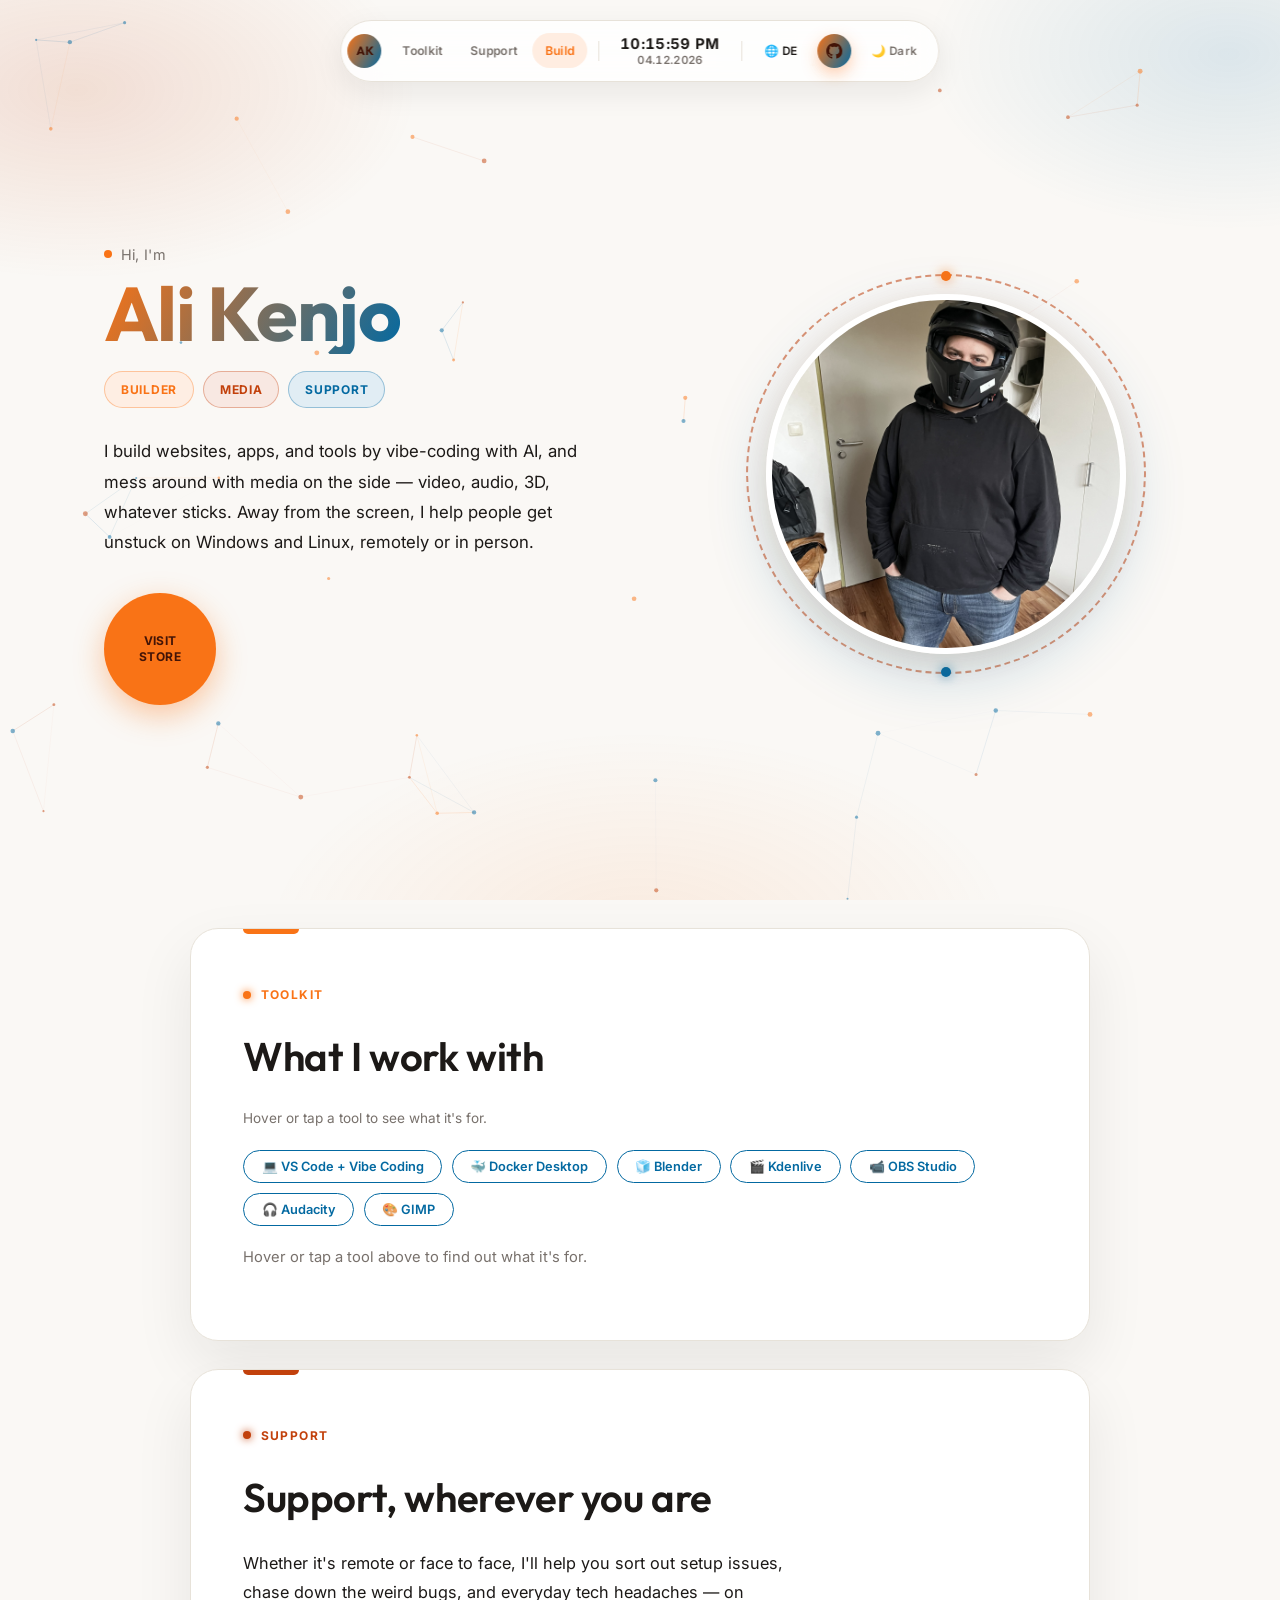
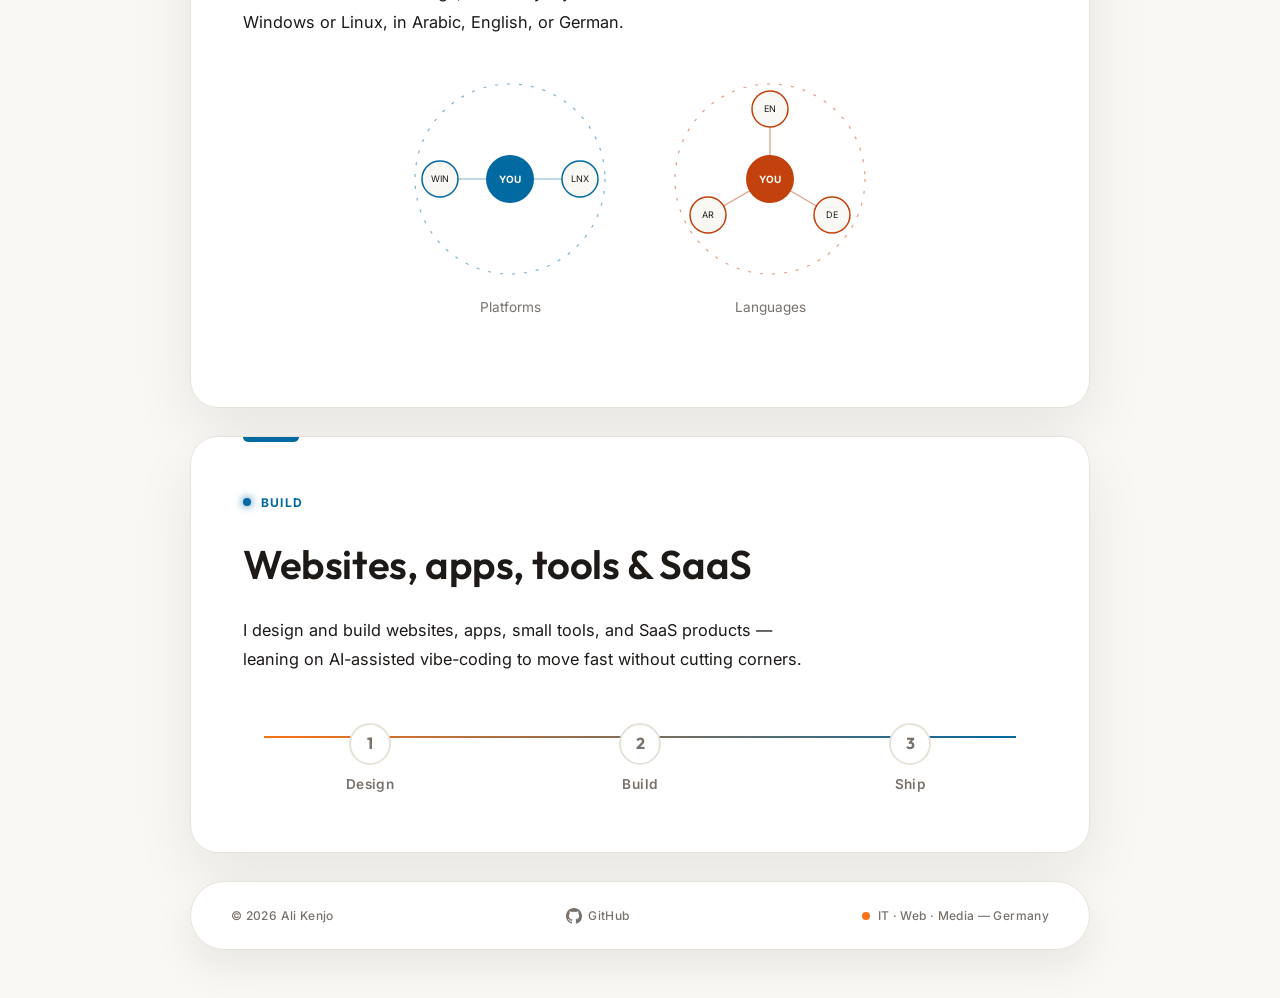
<file: index.html>
<!DOCTYPE html>
<html lang="en">
<head>
  <meta charset="UTF-8" />
  <meta name="viewport" content="width=device-width, initial-scale=1.0"/>
  <meta name="description" content="Ali Kenjo — builder of websites, apps, and tools, and cross-platform tech support in Germany." data-i18n-attr="content:meta.description">
  <meta property="og:title" content="Ali Kenjo">
  <meta property="og:description" content="Ali Kenjo — builder of websites, apps, and tools, and cross-platform tech support in Germany." data-i18n-attr="content:meta.description">
  <meta property="og:image" content="img.jpg">
  <meta property="og:type" content="website">
  <title>Ali Kenjo</title>
  <link rel="preconnect" href="https://fonts.googleapis.com">
  <link rel="preconnect" href="https://fonts.gstatic.com" crossorigin>
  <link href="https://fonts.googleapis.com/css2?family=Outfit:wght@500;600;700;800&family=Inter:wght@400;500;600;700&display=swap" rel="stylesheet"/>
  <link rel="stylesheet" href="style.css">
  <link rel="icon" type="image/svg+xml" href="favicon.svg">
  <!-- Runs immediately, before the page renders, so dark mode can be applied
       before the first paint (avoids a "flash" of the light theme for
       returning dark-mode visitors). Priority: a saved choice in localStorage
       wins; otherwise fall back to the OS-level dark mode preference. Wrapped
       in try/catch because localStorage can throw in some private-browsing modes. -->
  <script>
    (function () {
      try {
        var saved = localStorage.getItem('darkMode');
        var prefers = window.matchMedia('(prefers-color-scheme: dark)').matches;
        if (saved === 'true' || (saved === null && prefers)) {
          document.documentElement.classList.add('dark-mode');
        }
      } catch (e) {}
    })();
  </script>
</head>
<body>

  <!-- Animated background: script.js draws a drifting particle network onto this. -->
  <canvas id="bg-canvas" aria-hidden="true"></canvas>
  <!-- Thin bar at the very top that fills in as the visitor scrolls down the page. -->
  <div class="scroll-progress" aria-hidden="true"><span class="scroll-progress-bar"></span></div>

  <!-- NAV: floating pill nav bar. data-i18n / data-i18n-attr attributes mark text
       that script.js's translation system (TRANSLATIONS in script.js) fills in
       for the currently selected language. -->
  <nav>
    <a href="#identity" class="nav-logo" aria-label="Back to top" data-i18n-attr="aria-label:nav.logoAria">AK</a>
    <div class="nav-links">
      <a href="#toolkit" class="nav-link" data-i18n="nav.toolkit">Toolkit</a>
      <a href="#support" class="nav-link" data-i18n="nav.support">Support</a>
      <a href="#build" class="nav-link" data-i18n="nav.build">Build</a>
    </div>
    <div class="nav-sep"></div>
    <!-- Live digital clock showing the visitor's own local date and time (based
         on their device/browser timezone, no location permission needed). Kept
         updated every second by script.js (initClock). The title attribute
         shows the detected timezone name on hover. -->
    <span class="nav-clock" id="nav-clock" aria-label="Local time" data-i18n-attr="aria-label:nav.clockAria"></span>
    <div class="nav-sep"></div>
    <!-- Shows the language you'd switch TO ("DE" while browsing in English, "EN"
         while browsing in German). Click handler lives in script.js (initLanguage). -->
    <button type="button" class="lang-toggle" id="lang-toggle" aria-label="Switch language">🌐 DE</button>
    <!-- Icon-only link out to the public GitHub profile. -->
    <a href="https://github.com/ali-kenjo" class="nav-icon-btn" target="_blank" rel="noopener" aria-label="GitHub profile" data-i18n-attr="aria-label:nav.githubAria">
      <svg viewBox="0 0 16 16" width="16" height="16" aria-hidden="true"><path fill="currentColor" d="M8 0C3.58 0 0 3.58 0 8c0 3.54 2.29 6.53 5.47 7.59.4.07.55-.17.55-.38 0-.19-.01-.82-.01-1.49-2.01.37-2.53-.49-2.69-.94-.09-.23-.48-.94-.82-1.13-.28-.15-.68-.52-.01-.53.63-.01 1.08.58 1.23.82.72 1.21 1.87.87 2.33.66.07-.52.28-.87.51-1.07-1.78-.2-3.64-.89-3.64-3.95 0-.87.31-1.59.82-2.15-.08-.2-.36-1.02.08-2.12 0 0 .67-.21 2.2.82.64-.18 1.32-.27 2-.27.68 0 1.36.09 2 .27 1.53-1.04 2.2-.82 2.2-.82.44 1.1.16 1.92.08 2.12.51.56.82 1.27.82 2.15 0 3.07-1.87 3.75-3.65 3.95.29.25.54.73.54 1.48 0 1.07-.01 1.93-.01 2.2 0 .21.15.46.55.38A8.01 8.01 0 0 0 16 8c0-4.42-3.58-8-8-8Z"/></svg>
    </a>
    <!-- Click handler and label text are managed by script.js (toggleDarkMode). -->
    <button class="dark-mode-toggle" aria-pressed="false">🌙 Dark</button>
  </nav>

  <!-- HERO: the top intro section with name, short bio, and photo. -->
  <section id="identity" class="hero">
    <div class="hero-text">
      <p class="hero-eyebrow"><span class="pulse-dot"></span><span data-i18n="hero.eyebrow">Hi, I'm</span></p>
      <h1 class="hero-name">Ali Kenjo</h1>
      <div class="hero-chips">
        <span class="chip chip--1" data-i18n="hero.chip1">Builder</span>
        <span class="chip chip--2" data-i18n="hero.chip2">Media</span>
        <span class="chip chip--3" data-i18n="hero.chip3">Support</span>
      </div>
      <p class="hero-bio" data-i18n="hero.bio">
        I build websites, apps, and tools by vibe-coding with AI, and mess around
        with media on the side — video, audio, 3D, whatever sticks. Away from the
        screen, I help people get unstuck on Windows and Linux, remotely or in person.
      </p>
      <div class="hero-actions">
        <a href="store.html" class="store-btn-round magnetic" aria-label="Visit the store" data-i18n-attr="aria-label:hero.storeAria" data-i18n-html="hero.storeText">Visit<br>Store</a>
      </div>
    </div>
    <div class="hero-photo-wrap">
      <!-- Purely decorative spinning ring behind the photo. -->
      <div class="photo-ring" aria-hidden="true"></div>
      <!-- "tilt-el" makes this photo tilt toward the cursor via script.js's initTilt(). -->
      <img src="img.jpg" alt="Ali Kenjo" class="hero-photo-circle tilt-el">
    </div>
  </section>

  <!-- TOOLKIT: card listing the tools/software used day to day. Each tag button
       below stores its hover/click description in data-info (filled in per
       language via data-i18n-attr), which script.js's initToolTags() shows in
       the #tool-info line underneath. "reveal" means this card fades in on scroll. -->
  <section id="toolkit" class="content-section content-section--1 reveal">
    <p class="section-eyebrow section-eyebrow--1"><span class="node-dot"></span><span data-i18n="toolkit.eyebrow">Toolkit</span></p>
    <h2 class="section-headline" data-i18n="toolkit.headline">What I work with</h2>
    <p class="section-hint" data-i18n="toolkit.hint">Hover or tap a tool to see what it's for.</p>
    <div class="tag-cloud">
      <button type="button" class="tag" data-i18n-attr="data-info:toolkit.tools.vscode">💻 VS Code + Vibe Coding</button>
      <button type="button" class="tag" data-i18n-attr="data-info:toolkit.tools.docker">🐳 Docker Desktop</button>
      <button type="button" class="tag" data-i18n-attr="data-info:toolkit.tools.blender">🧊 Blender</button>
      <button type="button" class="tag" data-i18n-attr="data-info:toolkit.tools.kdenlive">🎬 Kdenlive</button>
      <button type="button" class="tag" data-i18n-attr="data-info:toolkit.tools.obs">📹 OBS Studio</button>
      <button type="button" class="tag" data-i18n-attr="data-info:toolkit.tools.audacity">🎧 Audacity</button>
      <button type="button" class="tag" data-i18n-attr="data-info:toolkit.tools.gimp">🎨 GIMP</button>
    </div>
    <!-- Text here gets replaced by script.js with either the default hint or the
         description of whichever tag is hovered/pinned. -->
    <p class="tool-info" id="tool-info" data-i18n="toolkit.infoDefault">Hover or tap a tool above to find out what it's for.</p>
  </section>

  <!-- SUPPORT: card describing remote/in-person tech support, illustrated with
       two small "orbit" diagrams (platforms and languages) built from inline SVG. -->
  <section id="support" class="content-section content-section--2 reveal">
    <p class="section-eyebrow section-eyebrow--2"><span class="node-dot"></span><span data-i18n="support.eyebrow">Support</span></p>
    <h2 class="section-headline" data-i18n="support.headline">Support, wherever you are</h2>
    <p class="section-text" data-i18n="support.text">
      Whether it's remote or face to face, I'll help you sort out setup issues,
      chase down the weird bugs, and everyday tech headaches — on Windows or Linux,
      in Arabic, English, or German.
    </p>
    <div class="orbit-group">
      <!-- Diagram 1: "YOU" at the center connected to WIN and LNX — the platforms
           supported (Windows and Linux). Purely decorative, hence aria-hidden. -->
      <div class="orbit-item">
        <div class="orbit-wrap">
          <svg viewBox="0 0 220 220" width="220" height="220" aria-hidden="true">
            <circle class="orbit-sweep" cx="110" cy="110" r="95" style="stroke:var(--accent-2)"/>
            <line x1="110" y1="110" x2="40" y2="110" style="stroke:var(--accent-2);stroke-width:1.2;opacity:0.5"/>
            <line x1="110" y1="110" x2="180" y2="110" style="stroke:var(--accent-2);stroke-width:1.2;opacity:0.5"/>
            <g class="orbit-node">
              <circle cx="40" cy="110" r="18" style="fill:var(--bg);stroke:var(--accent-2);stroke-width:1.5"/>
              <text x="40" y="113" text-anchor="middle" style="font-family:var(--font-body);font-size:9px;fill:var(--text-primary)">WIN</text>
            </g>
            <g class="orbit-node">
              <circle cx="180" cy="110" r="18" style="fill:var(--bg);stroke:var(--accent-2);stroke-width:1.5"/>
              <text x="180" y="113" text-anchor="middle" style="font-family:var(--font-body);font-size:9px;fill:var(--text-primary)">LNX</text>
            </g>
            <circle class="orbit-center" cx="110" cy="110" r="24" style="fill:var(--accent-2)"/>
            <text x="110" y="114" text-anchor="middle" style="font-family:var(--font-body);font-size:10px;font-weight:700;fill:var(--bg)" data-i18n="support.you">YOU</text>
          </svg>
        </div>
        <p class="section-note" data-i18n="support.platforms">Platforms</p>
      </div>
      <!-- Diagram 2: "YOU" at the center connected to EN, DE, AR — the languages
           support is offered in (English, German, Arabic). -->
      <div class="orbit-item">
        <div class="orbit-wrap">
          <svg viewBox="0 0 220 220" width="220" height="220" aria-hidden="true">
            <circle class="orbit-sweep" cx="110" cy="110" r="95" style="stroke:var(--accent-hover)"/>
            <line x1="110" y1="110" x2="110" y2="40" style="stroke:var(--accent-hover);stroke-width:1.2;opacity:0.5"/>
            <line x1="110" y1="110" x2="172" y2="146" style="stroke:var(--accent-hover);stroke-width:1.2;opacity:0.5"/>
            <line x1="110" y1="110" x2="48" y2="146" style="stroke:var(--accent-hover);stroke-width:1.2;opacity:0.5"/>
            <g class="orbit-node">
              <circle cx="110" cy="40" r="18" style="fill:var(--bg);stroke:var(--accent-hover);stroke-width:1.5"/>
              <text x="110" y="43" text-anchor="middle" style="font-family:var(--font-body);font-size:9px;fill:var(--text-primary)">EN</text>
            </g>
            <g class="orbit-node">
              <circle cx="172" cy="146" r="18" style="fill:var(--bg);stroke:var(--accent-hover);stroke-width:1.5"/>
              <text x="172" y="149" text-anchor="middle" style="font-family:var(--font-body);font-size:9px;fill:var(--text-primary)">DE</text>
            </g>
            <g class="orbit-node">
              <circle cx="48" cy="146" r="18" style="fill:var(--bg);stroke:var(--accent-hover);stroke-width:1.5"/>
              <text x="48" y="149" text-anchor="middle" style="font-family:var(--font-body);font-size:9px;fill:var(--text-primary)">AR</text>
            </g>
            <circle class="orbit-center" cx="110" cy="110" r="24" style="fill:var(--accent-hover)"/>
            <text x="110" y="114" text-anchor="middle" style="font-family:var(--font-body);font-size:10px;font-weight:700;fill:var(--bg)" data-i18n="support.you">YOU</text>
          </svg>
        </div>
        <p class="section-note" data-i18n="support.languages">Languages</p>
      </div>
    </div>
  </section>

  <!-- BUILD: card describing the web/app/SaaS building work, with a 3-step
       "Design → Build → Ship" process tracker whose connecting line animates in
       once the card scrolls into view (see .process-track::after in style.css). -->
  <section id="build" class="content-section content-section--3 reveal">
    <p class="section-eyebrow section-eyebrow--3"><span class="node-dot"></span><span data-i18n="build.eyebrow">Build</span></p>
    <h2 class="section-headline" data-i18n="build.headline">Websites, apps, tools &amp; SaaS</h2>
    <p class="section-text" data-i18n="build.text">
      I design and build websites, apps, small tools, and SaaS products — leaning
      on AI-assisted vibe-coding to move fast without cutting corners.
    </p>
    <div class="process-track">
      <div class="process-step">
        <span class="process-num">1</span>
        <span class="process-label" data-i18n="build.step1">Design</span>
      </div>
      <div class="process-step">
        <span class="process-num">2</span>
        <span class="process-label" data-i18n="build.step2">Build</span>
      </div>
      <div class="process-step">
        <span class="process-num">3</span>
        <span class="process-label" data-i18n="build.step3">Ship</span>
      </div>
    </div>
  </section>

  <!-- FOOTER: copyright note plus a small pulsing "status" line. -->
  <footer class="reveal">
    <span>© 2026 Ali Kenjo</span>
    <a href="https://github.com/ali-kenjo" class="footer-github magnetic" target="_blank" rel="noopener" aria-label="GitHub profile" data-i18n-attr="aria-label:footer.githubAria">
      <svg viewBox="0 0 16 16" width="16" height="16" aria-hidden="true"><path fill="currentColor" d="M8 0C3.58 0 0 3.58 0 8c0 3.54 2.29 6.53 5.47 7.59.4.07.55-.17.55-.38 0-.19-.01-.82-.01-1.49-2.01.37-2.53-.49-2.69-.94-.09-.23-.48-.94-.82-1.13-.28-.15-.68-.52-.01-.53.63-.01 1.08.58 1.23.82.72 1.21 1.87.87 2.33.66.07-.52.28-.87.51-1.07-1.78-.2-3.64-.89-3.64-3.95 0-.87.31-1.59.82-2.15-.08-.2-.36-1.02.08-2.12 0 0 .67-.21 2.2.82.64-.18 1.32-.27 2-.27.68 0 1.36.09 2 .27 1.53-1.04 2.2-.82 2.2-.82.44 1.1.16 1.92.08 2.12.51.56.82 1.27.82 2.15 0 3.07-1.87 3.75-3.65 3.95.29.25.54.73.54 1.48 0 1.07-.01 1.93-.01 2.2 0 .21.15.46.55.38A8.01 8.01 0 0 0 16 8c0-4.42-3.58-8-8-8Z"/></svg>
      <span data-i18n="footer.github">GitHub</span>
    </a>
    <span class="footer-status"><span class="pulse-dot"></span><span data-i18n="footer.status">IT · Web · Media — Germany</span></span>
  </footer>

  <!-- All interactive behavior (language switching, dark mode, scroll effects,
       hover animations, the toolkit tags, and the animated background) lives here. -->
  <script src="script.js"></script>
</body>
</html>
</file>
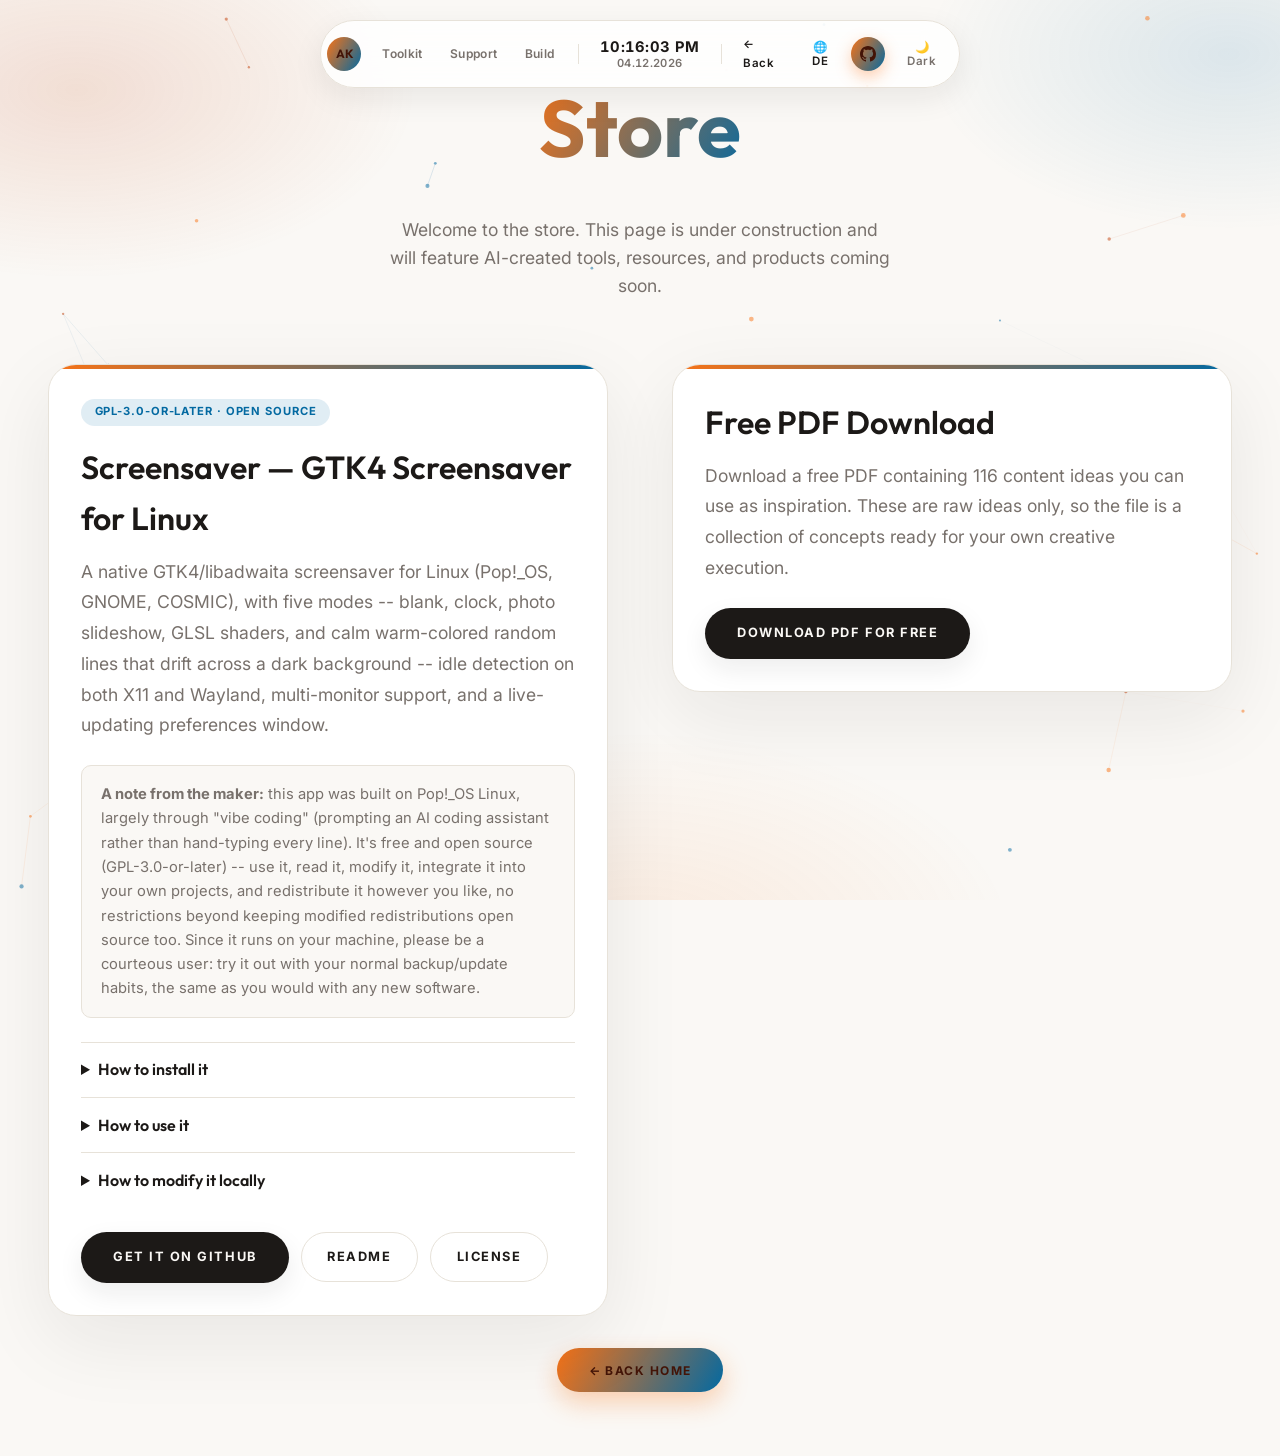
<file: store.html>
<!DOCTYPE html>
<html lang="en">
<head>
  <meta charset="UTF-8" />
  <meta name="viewport" content="width=device-width, initial-scale=1.0"/>
  <title>Store - Ali Kenjo</title>
  <link href="https://fonts.googleapis.com/css2?family=Outfit:wght@500;600;700;800&family=Inter:wght@400;500;600;700&display=swap" rel="stylesheet"/>
  <link rel="stylesheet" href="style.css">
  <link rel="icon" type="image/svg+xml" href="favicon.svg">
  <!-- Same early dark-mode check as index.html: applies the saved/OS-preferred
       theme before the page paints, so there's no flash of the wrong theme. -->
  <script>
    (function () {
      try {
        var saved = localStorage.getItem('darkMode');
        var prefers = window.matchMedia('(prefers-color-scheme: dark)').matches;
        if (saved === 'true' || (saved === null && prefers)) {
          document.documentElement.classList.add('dark-mode');
        }
      } catch (e) {}
    })();
  </script>
  <!-- Page-specific styles just for the store layout (not shared across the
       site, so they live here instead of in style.css). Colors are still pulled
       from the shared CSS variables defined in style.css, so this page stays
       in sync with the site's theme and dark mode. -->
  <style>
    .store-content {
      min-height: 100vh;
      display: flex;
      flex-direction: column;
      align-items: center;
      justify-content: center;
      text-align: center;
      padding: 4rem 2rem;
    }

    .store-content h1 {
      font-family: var(--font-display);
      font-weight: 700;
      font-size: clamp(3rem, 8vw, 5rem);
      margin-bottom: 1.5rem;
      color: var(--accent);
      background: var(--gradient);
      -webkit-background-clip: text;
      background-clip: text;
      -webkit-text-fill-color: transparent;
    }

    .store-content p {
      font-size: 1.1rem;
      color: var(--text-secondary);
      max-width: 500px;
      margin-bottom: 2rem;
      line-height: 1.6;
    }

    .back-btn {
      display: inline-block;
      margin-top: 2rem;
      padding: 0.8rem 2rem;
      background: var(--gradient);
      color: var(--on-accent);
      border: none;
      border-radius: 999px;
      font-family: var(--font-body);
      font-size: 0.75rem;
      font-weight: 700;
      letter-spacing: 0.12em;
      text-transform: uppercase;
      text-decoration: none;
      transition: box-shadow 0.3s;
      box-shadow: 0 10px 26px color-mix(in srgb, var(--accent) 32%, transparent);
      cursor: pointer;
    }

    .back-btn:hover {
      box-shadow: 0 14px 34px color-mix(in srgb, var(--accent) 42%, transparent);
    }

    /* Grid of offer cards: as many columns as fit at >=300px each, capped at
       3 per row by the container's max-width (3 cards * 560px + 2 gaps). With
       fewer than 3 cards, auto-fit collapses the unused track(s) so the
       existing cards expand to fill the row instead of leaving a gap. */
    .offer-grid {
      display: grid;
      grid-template-columns: repeat(auto-fit, minmax(300px, 1fr));
      gap: 2rem;
      width: 100%;
      max-width: calc(560px * 3 + 2rem * 2);
      margin-top: 2rem;
      align-items: start;
    }

    .offer-card {
      position: relative;
      overflow: hidden;
      width: 100%;
      max-width: 560px;
      margin: 0 auto;
      background: var(--surface);
      border: 1px solid var(--border);
      border-radius: var(--radius-lg);
      box-shadow: 0 24px 80px var(--shadow);
      padding: 2rem;
      text-align: left;
      transition: transform 0.3s ease, box-shadow 0.3s ease;
    }

    .offer-card:hover {
      transform: translateY(-4px);
      box-shadow: 0 30px 90px var(--shadow-strong);
    }

    .offer-card::before {
      content: '';
      position: absolute;
      top: 0; left: 0; right: 0;
      height: 4px;
      background: var(--gradient);
    }

    .offer-card h2 {
      margin-bottom: 0.75rem;
      font-family: var(--font-display);
      font-weight: 600;
      font-size: 2rem;
    }

    .offer-card p {
      color: var(--text-secondary);
      line-height: 1.75;
      margin-bottom: 1.5rem;
    }

    .download-btn {
      display: inline-block;
      padding: 0.95rem 2rem;
      background: var(--text-primary);
      color: var(--bg);
      border-radius: 999px;
      font-family: var(--font-body);
      font-size: 0.8rem;
      font-weight: 700;
      letter-spacing: 0.12em;
      text-transform: uppercase;
      text-decoration: none;
      transition: transform 0.3s var(--ease-bounce), opacity 0.2s, box-shadow 0.3s;
      box-shadow: 0 10px 26px var(--shadow);
    }

    .download-btn:hover {
      box-shadow: 0 16px 36px var(--shadow-strong);
    }

    html.dark-mode .download-btn {
      background: var(--accent);
      color: var(--on-accent);
    }

    /* Secondary (outline) button, for actions that shouldn't compete with
       the main download-btn call to action -- e.g. "View README". */
    .secondary-btn {
      display: inline-block;
      padding: 0.85rem 1.6rem;
      background: transparent;
      color: var(--text-primary);
      border: 1px solid var(--border);
      border-radius: 999px;
      font-family: var(--font-body);
      font-size: 0.8rem;
      font-weight: 700;
      letter-spacing: 0.12em;
      text-transform: uppercase;
      text-decoration: none;
      transition: border-color 0.2s, color 0.2s;
    }

    .secondary-btn:hover {
      border-color: var(--accent);
      color: var(--accent);
    }

    .license-badge {
      display: inline-block;
      margin-bottom: 1rem;
      padding: 0.3rem 0.85rem;
      font-family: var(--font-body);
      font-size: 0.7rem;
      font-weight: 700;
      letter-spacing: 0.08em;
      text-transform: uppercase;
      color: var(--accent-2);
      background: color-mix(in srgb, var(--accent-2) 12%, transparent);
      border-radius: 999px;
    }

    .offer-card .oss-note {
      background: var(--bg);
      border: 1px solid var(--border);
      border-radius: var(--radius-sm);
      padding: 1rem 1.2rem;
      margin-bottom: 1.5rem;
      font-size: 0.92rem;
      line-height: 1.65;
    }

    .offer-card details {
      border-top: 1px solid var(--border);
      padding: 0.9rem 0;
    }

    .offer-card details:last-of-type {
      margin-bottom: 1.5rem;
    }

    .offer-card summary {
      cursor: pointer;
      font-family: var(--font-display);
      font-weight: 600;
      font-size: 1rem;
      color: var(--text-primary);
    }

    .offer-card details p,
    .offer-card details ul {
      margin-top: 0.75rem;
      margin-bottom: 0;
      font-size: 0.92rem;
    }

    .offer-card details ul {
      padding-left: 1.2rem;
    }

    .offer-card details li {
      margin-bottom: 0.4rem;
      line-height: 1.6;
      color: var(--text-secondary);
    }

    .offer-card pre {
      background: var(--bg);
      border: 1px solid var(--border);
      border-radius: var(--radius-sm);
      padding: 0.85rem 1rem;
      margin-top: 0.75rem;
      overflow-x: auto;
      font-size: 0.82rem;
      line-height: 1.5;
    }

    .offer-card code {
      font-family: 'SFMono-Regular', Consolas, Menlo, monospace;
    }

    .offer-card .btn-row {
      display: flex;
      flex-wrap: wrap;
      align-items: center;
      gap: 0.75rem;
      margin-top: 1.5rem;
    }
  </style>
</head>
<body>

  <!-- Same animated background and scroll-progress bar as index.html; both are
       driven by the shared script.js. -->
  <canvas id="bg-canvas" aria-hidden="true"></canvas>
  <div class="scroll-progress" aria-hidden="true"><span class="scroll-progress-bar"></span></div>

  <!-- NAV: same pill nav bar as index.html (logo, section links back to the
       home page, clock, language toggle, GitHub link, dark-mode toggle), plus
       the page's own "← Back" shortcut kept alongside it. Section links point
       at "index.html#..." since this page has no sections of its own — the
       scroll-spy in script.js skips cross-page hrefs, so this is safe. -->
  <nav>
    <a href="index.html#identity" class="nav-logo" aria-label="Back home" data-i18n-attr="aria-label:nav.homeAria">AK</a>
    <div class="nav-links">
      <a href="index.html#toolkit" class="nav-link" data-i18n="nav.toolkit">Toolkit</a>
      <a href="index.html#support" class="nav-link" data-i18n="nav.support">Support</a>
      <a href="index.html#build" class="nav-link" data-i18n="nav.build">Build</a>
    </div>
    <div class="nav-sep"></div>
    <span class="nav-clock" id="nav-clock" aria-label="Local time" data-i18n-attr="aria-label:nav.clockAria"></span>
    <div class="nav-sep"></div>
    <a href="index.html" class="lang-toggle">← Back</a>
    <button type="button" class="lang-toggle" id="lang-toggle" aria-label="Switch language">🌐 DE</button>
    <!-- Icon-only link out to the public GitHub profile. -->
    <a href="https://github.com/ali-kenjo" class="nav-icon-btn" target="_blank" rel="noopener" aria-label="GitHub profile" data-i18n-attr="aria-label:nav.githubAria">
      <svg viewBox="0 0 16 16" width="16" height="16" aria-hidden="true"><path fill="currentColor" d="M8 0C3.58 0 0 3.58 0 8c0 3.54 2.29 6.53 5.47 7.59.4.07.55-.17.55-.38 0-.19-.01-.82-.01-1.49-2.01.37-2.53-.49-2.69-.94-.09-.23-.48-.94-.82-1.13-.28-.15-.68-.52-.01-.53.63-.01 1.08.58 1.23.82.72 1.21 1.87.87 2.33.66.07-.52.28-.87.51-1.07-1.78-.2-3.64-.89-3.64-3.95 0-.87.31-1.59.82-2.15-.08-.2-.36-1.02.08-2.12 0 0 .67-.21 2.2.82.64-.18 1.32-.27 2-.27.68 0 1.36.09 2 .27 1.53-1.04 2.2-.82 2.2-.82.44 1.1.16 1.92.08 2.12.51.56.82 1.27.82 2.15 0 3.07-1.87 3.75-3.65 3.95.29.25.54.73.54 1.48 0 1.07-.01 1.93-.01 2.2 0 .21.15.46.55.38A8.01 8.01 0 0 0 16 8c0-4.42-3.58-8-8-8Z"/></svg>
    </a>
    <button class="dark-mode-toggle" aria-pressed="false">🌙 Dark</button>
  </nav>

  <!-- STORE CONTENT: currently a placeholder page with one real offer (a free
       PDF download) while more products are being built. -->
  <section class="store-content reveal">
    <h1>Store</h1>
    <p>Welcome to the store. This page is under construction and will feature AI-created tools, resources, and products coming soon.</p>

    <!-- Grid of store offers, up to 3 per row (see .offer-grid) -- currently
         two cards: the screensaver app and the free PDF. -->
    <div class="offer-grid">

    <!-- Screensaver app offer: a full open-source GTK4 app, not just a file
         download, so this card is heavier than the PDF one below it --
         it carries the open-source disclaimer plus collapsible install/use/
         modify instructions right on the page, per the note requested for
         the app-description section. -->
    <div class="offer-card">
      <span class="license-badge">GPL-3.0-or-later · Open Source</span>
      <h2>Screensaver — GTK4 Screensaver for Linux</h2>
      <p>
        A native GTK4/libadwaita screensaver for Linux (Pop!_OS, GNOME,
        COSMIC), with five modes -- blank, clock, photo slideshow, GLSL
        shaders, and calm warm-colored random lines that drift across a dark
        background -- idle detection on both X11 and Wayland, multi-monitor
        support, and a live-updating preferences window.
      </p>

      <p class="oss-note">
        <strong>A note from the maker:</strong> this app was built on Pop!_OS
        Linux, largely through "vibe coding" (prompting an AI coding assistant
        rather than hand-typing every line). It's free and open source
        (GPL-3.0-or-later) -- use it, read it, modify it, integrate it into
        your own projects, and redistribute it however you like, no
        restrictions beyond keeping modified redistributions open source too.
        Since it runs on your machine, please be a courteous user: try it out
        with your normal backup/update habits, the same as you would with any
        new software.
      </p>

      <details>
        <summary>How to install it</summary>
        <p>Clone the repo below, then from a terminal inside it:</p>
        <pre><code># System packages (Debian/Ubuntu/Pop!_OS):
sudo apt install python3-gi gir1.2-gtk-4.0 gir1.2-adw-1 \
    libglib2.0-dev libcairo2-dev python3-dev

git clone https://github.com/ali-kenjo/screen-saving-app-for-linux.git
cd screen-saving-app-for-linux
pip install .
screensaver-app</code></pre>
        <p>That registers it as a regular app (with a <code>.desktop</code> entry) and installs the <code>screensaver-app</code> command. Turn on "Launch at login" in its preferences window to have it start automatically, like any other screensaver.</p>
      </details>

      <details>
        <summary>How to use it</summary>
        <ul>
          <li>Open preferences with <code>screensaver-app --preferences</code>, or via the tray icon if your desktop shows one.</li>
          <li>Pick a mode, set the idle timeout, and turn on session locking -- every change applies live, with a preview in the window.</li>
          <li>Trigger it immediately with <code>screensaver-app --preview</code> instead of waiting out the idle timeout.</li>
          <li>Any keyboard or mouse input dismisses it on every monitor at once.</li>
        </ul>
      </details>

      <details>
        <summary>How to modify it locally</summary>
        <p>Same repo, installed in editable mode instead so your edits take effect immediately:</p>
        <pre><code>cd screen-saving-app-for-linux
glib-compile-schemas data/
pip install -e '.[dev]'
screensaver-app</code></pre>
        <p>Every screensaver mode is a small self-contained class under <code>screensaver_app/modes/</code> -- copy an existing one to build your own. Full details, the project layout, and the test suite are documented in the bundled <code>README.md</code>.</p>
      </details>

      <div class="btn-row">
        <!-- "magnetic" makes this button follow the cursor slightly on hover
             (see initMagnetic in script.js). Links out to the GitHub repo
             instead of serving a ZIP directly. -->
        <a href="https://github.com/ali-kenjo/screen-saving-app-for-linux" class="download-btn magnetic" target="_blank" rel="noopener">Get it on GitHub</a>
        <a href="https://github.com/ali-kenjo/screen-saving-app-for-linux/blob/main/README.md" class="secondary-btn magnetic" target="_blank" rel="noopener">README</a>
        <a href="https://github.com/ali-kenjo/screen-saving-app-for-linux/blob/main/LICENSE" class="secondary-btn magnetic" target="_blank" rel="noopener">License</a>
      </div>
    </div>

    <div class="offer-card">
      <h2>Free PDF Download</h2>
      <p>Download a free PDF containing 116 content ideas you can use as inspiration. These are raw ideas only, so the file is a collection of concepts ready for your own creative execution.</p>
      <!-- "magnetic" makes this button follow the cursor slightly on hover
           (see initMagnetic in script.js). "download" tells the browser to save
           the PDF instead of navigating to it. -->
      <a href="store-files/content-ideas/video_ideas.pdf" class="download-btn magnetic" download>Download PDF for Free</a>
    </div>

    </div>

    <a href="index.html" class="back-btn magnetic">← Back Home</a>
  </section>

  <script src="script.js"></script>
</body>
</html>
</file>
<file: style.css>
/* Reset browser default spacing and make width/height calculations include
   padding and border, so layout math stays predictable everywhere below. */
*, *::before, *::after { box-sizing: border-box; margin: 0; padding: 0; }

/* All colors, fonts, radii, etc. live here as CSS custom properties (variables),
   so the whole site's look can be tuned from one place, and dark mode (below)
   can override just the colors without touching any other rule. */
:root {
  /* Warm Signal — light theme palette */
  --bg: #faf8f5;             /* page background */
  --surface: #ffffff;        /* cards, nav bar, footer background */
  --border: #e7e2d9;         /* hairline borders and dividers */
  --text-primary: #1c1917;   /* main body text */
  --text-secondary: #78716c; /* de-emphasized text (hints, captions) */

  --accent: #f97316;       /* primary CTA */
  --on-accent: #431407;    /* text on --accent, darkened from the spec's #FFF7ED — see note */
  --accent-2: #0369a1;     /* secondary accent: links, default tag color — darkened from #0284C7 for AA text contrast */
  --accent-hover: #c2410c; /* tag hover/active glow */

  --gradient: linear-gradient(120deg, var(--accent) 0%, var(--accent-2) 100%);

  --shadow: rgba(28, 25, 23, 0.08);        /* soft resting drop-shadow */
  --shadow-strong: rgba(28, 25, 23, 0.16); /* deeper shadow used on hover */

  /* Corner rounding, reused everywhere to keep the rounded-card look consistent. */
  --radius-lg: 28px;
  --radius-md: 18px;
  --radius-sm: 10px;

  --font-body: 'Inter', system-ui, sans-serif;       /* body copy, buttons, labels */
  --font-display: 'Outfit', 'Inter', system-ui, sans-serif; /* headings, name, numbers */

  /* A slight overshoot easing curve, used on hover/press animations for a
     springy, "bouncy" feel instead of a flat linear motion. */
  --ease-bounce: cubic-bezier(0.34, 1.56, 0.64, 1);
}

/* Dark-mode override: redefines the same variable names with dark-theme colors.
   Because every rule below reads colors through var(--...), simply toggling the
   "dark-mode" class on <html> (done in script.js) re-themes the entire page —
   no separate dark-mode rules needed elsewhere. */
html.dark-mode {
  /* Warm Signal — dark theme palette */
  --bg: #0f1115;
  --surface: #191b20;
  --border: #27272a;
  --text-primary: #edeae3;
  --text-secondary: #a8a29e;

  --accent: #f97316;
  --on-accent: #3d1600;
  --accent-2: #38bdf8;
  --accent-hover: #fdba74;

  --shadow: rgba(0, 0, 0, 0.45);
  --shadow-strong: rgba(0, 0, 0, 0.6);
}

/* Smooth-scrolls to in-page anchors (e.g. clicking a nav link that jumps to #toolkit). */
html { scroll-behavior: smooth; }

body {
  position: relative;
  min-height: 100vh;
  background: var(--bg);
  color: var(--text-primary);
  font-family: var(--font-body);
  font-size: 16px;
  line-height: 1.6;
  overflow-x: hidden;
  transition: background 0.3s, color 0.3s;
}

/* Faint colored glows fixed behind everything else, positioned in three corners
   of the viewport. Sits below the animated canvas (z-index -3 vs -2) so the
   moving dots draw on top of this static color wash. */
body::before {
  content: '';
  position: fixed;
  inset: 0;
  background:
    radial-gradient(38% 30% at 6% 10%, color-mix(in srgb, var(--accent-hover) 14%, transparent), transparent 70%),
    radial-gradient(34% 28% at 96% 6%, color-mix(in srgb, var(--accent-2) 12%, transparent), transparent 70%),
    radial-gradient(42% 34% at 50% 105%, color-mix(in srgb, var(--accent) 10%, transparent), transparent 70%);
  z-index: -3;
  pointer-events: none;
}

/* Full-screen canvas that script.js draws the animated "constellation" dot
   network onto (see initBackgroundMotion). Sits behind all page content but in
   front of the static glow above it. pointer-events: none so it never blocks
   clicks on the real content. */
#bg-canvas {
  position: fixed;
  inset: 0;
  z-index: -2;
  display: block;
  pointer-events: none;
}

::selection {
  background: var(--accent);
  color: var(--on-accent);
}

img { max-width: 100%; display: block; }

/* ── SCROLL PROGRESS ──
   Thin bar pinned to the very top of the page. Its width is set by script.js
   (initScrollProgress) to match how far the visitor has scrolled. */
.scroll-progress {
  position: fixed;
  top: 0;
  left: 0;
  width: 100%;
  height: 3px;
  z-index: 200;
  background: transparent;
}

.scroll-progress-bar {
  display: block;
  height: 100%;
  width: 0%; /* grown by JS as the page scrolls */
  background: var(--gradient);
  transition: width 0.1s linear;
}

/* ── PULSE DOT ──
   Small dot used next to "Hi, I'm" and the footer status line, with an
   expanding-ring animation to suggest an "online / live" indicator. */
.pulse-dot {
  width: 8px;
  height: 8px;
  border-radius: 50%;
  background: var(--accent);
  display: inline-block;
  flex-shrink: 0;
  animation: pulse-ring 2.2s ease-out infinite;
}

@keyframes pulse-ring {
  0% { box-shadow: 0 0 0 0 color-mix(in srgb, var(--accent) 55%, transparent); }
  70% { box-shadow: 0 0 0 8px transparent; }
  100% { box-shadow: 0 0 0 0 transparent; }
}

/* ── NAV ──
   The pill-shaped floating navigation bar fixed to the top-center of the page,
   with a frosted-glass (backdrop-blur) background so page content is still
   faintly visible behind it while scrolling. */
nav {
  position: fixed;
  top: 1.25rem;
  left: 50%;
  transform: translateX(-50%);
  z-index: 100;
  display: flex;
  align-items: center;
  gap: 0.35rem;
  padding: 0.4rem;
  background: color-mix(in srgb, var(--surface) 82%, transparent);
  backdrop-filter: blur(16px);
  -webkit-backdrop-filter: blur(16px);
  border: 1px solid var(--border);
  border-radius: 999px;
  box-shadow: 0 10px 30px var(--shadow);
}

.nav-logo {
  width: 34px;
  height: 34px;
  border-radius: 50%;
  background: var(--gradient);
  color: var(--on-accent);
  display: flex;
  align-items: center;
  justify-content: center;
  font-family: var(--font-display);
  font-weight: 700;
  font-size: 0.75rem;
  text-decoration: none;
  flex-shrink: 0;
  transition: transform 0.3s var(--ease-bounce);
}

.nav-logo:hover { transform: rotate(-8deg) scale(1.06); }

.nav-links {
  display: flex;
  align-items: center;
  gap: 0.1rem;
  margin: 0 0.15rem;
}

.nav-link {
  position: relative;
  font-family: var(--font-body);
  font-size: 0.75rem;
  font-weight: 600;
  letter-spacing: 0.03em;
  color: var(--text-secondary);
  text-decoration: none;
  padding: 0.5rem 0.8rem;
  border-radius: 999px;
  transition: color 0.2s, background 0.2s;
}

.nav-link:hover { color: var(--text-primary); background: var(--border); }

/* Applied by script.js's scroll-spy (initScrollSpy) to whichever nav link
   corresponds to the section currently in view. */
.nav-link.is-active {
  color: var(--accent);
  background: color-mix(in srgb, var(--accent) 12%, transparent);
}

.nav-sep {
  width: 1px;
  height: 20px;
  background: var(--border);
  margin: 0 0.15rem;
}

/* ── NAV CLOCK ──
   Live local-time readout in the nav bar (see initClock in script.js).
   tabular-nums keeps the digits from shifting width as the seconds tick. */
.nav-clock {
  display: flex;
  flex-direction: column;
  align-items: center;
  font-family: var(--font-body);
  font-variant-numeric: tabular-nums;
  letter-spacing: 0.02em;
  padding: 0.45rem 0.85rem;
  white-space: nowrap;
  line-height: 1.25;
}

.nav-clock-time {
  font-size: 0.92rem;
  font-weight: 700;
  color: var(--text-primary);
}

.nav-clock-date {
  font-size: 0.7rem;
  font-weight: 600;
  color: var(--text-secondary);
}

.lang-toggle {
  font-family: var(--font-body);
  font-size: 0.72rem;
  font-weight: 600;
  letter-spacing: 0.04em;
  color: var(--text-primary);
  text-decoration: none;
  background: none;
  border: none;
  cursor: pointer;
  transition: color 0.2s, background 0.2s;
  padding: 0.5rem 0.85rem;
  border-radius: 999px;
}

.lang-toggle:hover { color: var(--accent); background: var(--border); }

/* Visible focus ring for keyboard navigation (Tab key), applied only when the
   element is focused via keyboard/assistive tech (not mouse clicks), thanks to
   :focus-visible. Important for accessibility. */
nav a:focus-visible,
.lang-toggle:focus-visible,
.dark-mode-toggle:focus-visible,
.store-btn-round:focus-visible,
.nav-logo:focus-visible,
.nav-icon-btn:focus-visible,
.tag:focus-visible {
  outline: 2px solid var(--accent);
  outline-offset: 3px;
  border-radius: 2px;
}

.dark-mode-toggle {
  background: none;
  border: none;
  border-radius: 999px;
  padding: 0.5rem 0.9rem;
  font-family: var(--font-body);
  font-size: 0.72rem;
  font-weight: 600;
  letter-spacing: 0.04em;
  color: var(--text-secondary);
  cursor: pointer;
  transition: all 0.2s;
}

.dark-mode-toggle:hover {
  color: var(--text-primary);
  background: var(--border);
}

/* Icon-only round nav button, e.g. the GitHub profile link. Filled with the
   same gradient as the "AK" logo so it reads as a colored accent instead of
   blending in with the muted lang/dark-mode toggles next to it. */
.nav-icon-btn {
  display: flex;
  align-items: center;
  justify-content: center;
  width: 34px;
  height: 34px;
  border-radius: 50%;
  background: var(--gradient);
  color: var(--on-accent);
  text-decoration: none;
  flex-shrink: 0;
  box-shadow: 0 6px 16px color-mix(in srgb, var(--accent) 35%, transparent);
  transition: transform 0.3s var(--ease-bounce), box-shadow 0.3s;
}

.nav-icon-btn:hover {
  transform: rotate(-8deg) scale(1.08);
  box-shadow: 0 10px 24px color-mix(in srgb, var(--accent) 48%, transparent);
}

/* ── HERO ──
   The top-of-page intro section: name, short bio, and photo side by side on
   wide screens, stacking vertically on mobile (see the responsive block near
   the bottom of this file). */
.hero {
  position: relative;
  min-height: 100vh;
  display: grid;
  grid-template-columns: 1.1fr 0.9fr;
  align-items: center;
  gap: 3rem;
  padding: 6rem 4rem 3rem;
  max-width: 1200px;
  margin: 0 auto;
}

.hero-text {
  display: flex;
  flex-direction: column;
  align-items: flex-start;
  text-align: left;
}

.hero-eyebrow {
  display: flex;
  align-items: center;
  gap: 0.55rem;
  font-size: 0.9rem;
  color: var(--text-secondary);
  margin-bottom: 0.5rem;
  letter-spacing: 0.02em;
}

.hero-name {
  font-family: var(--font-display);
  font-size: clamp(2.75rem, 6vw, 4.75rem);
  font-weight: 700;
  line-height: 1.05;
  letter-spacing: -0.02em;
  margin-bottom: 1.1rem;
  color: var(--accent);
  background: var(--gradient);
  -webkit-background-clip: text;
  background-clip: text;
  -webkit-text-fill-color: transparent;
}

.hero-chips {
  display: flex;
  flex-wrap: wrap;
  gap: 0.55rem;
  margin-bottom: 1.75rem;
}

.chip {
  font-size: 0.75rem;
  font-weight: 700;
  letter-spacing: 0.06em;
  text-transform: uppercase;
  padding: 0.5rem 1rem;
  border-radius: 999px;
  border: 1px solid color-mix(in srgb, var(--chip-color) 35%, transparent);
  background: color-mix(in srgb, var(--chip-color) 12%, var(--surface));
  color: var(--chip-color);
  transition: transform 0.25s var(--ease-bounce), box-shadow 0.25s ease;
}

.chip:hover {
  transform: translateY(-2px) scale(1.04);
  box-shadow: 0 8px 18px color-mix(in srgb, var(--chip-color) 30%, transparent);
}

/* Each chip picks its own accent color by setting the --chip-color variable
   that .chip's own rules read from — one shared style, three different colors. */
.chip--1 { --chip-color: var(--accent); }
.chip--2 { --chip-color: var(--accent-hover); }
.chip--3 { --chip-color: var(--accent-2); }

.hero-bio {
  max-width: 480px;
  font-size: 1.05rem;
  line-height: 1.8;
  color: var(--text-primary);
  margin-bottom: 2.25rem;
}

.hero-actions { display: flex; align-items: center; gap: 1.25rem; }

.hero-photo-wrap {
  position: relative;
  display: flex;
  align-items: center;
  justify-content: center;
  min-height: auto;
  perspective: 900px;
}

/* Slowly-spinning dashed ring drawn behind/around the profile photo, purely
   decorative (pointer-events: none so it can't be clicked/interfered with). */
.photo-ring {
  position: absolute;
  width: min(68vw, 400px);
  aspect-ratio: 1 / 1;
  border-radius: 50%;
  border: 2px dashed color-mix(in srgb, var(--accent-hover) 55%, transparent);
  animation: spin 26s linear infinite;
  pointer-events: none;
}

/* Two small glowing dots riding on the ring (one at the top, one at the
   bottom via ::after below) that spin along with it via the parent's animation. */
.photo-ring::before,
.photo-ring::after {
  content: '';
  position: absolute;
  width: 10px;
  height: 10px;
  border-radius: 50%;
  background: var(--accent);
  top: -5px;
  left: calc(50% - 5px);
  box-shadow: 0 0 12px color-mix(in srgb, var(--accent) 70%, transparent);
}

.photo-ring::after {
  top: auto;
  bottom: -5px;
  background: var(--accent-2);
  box-shadow: 0 0 12px color-mix(in srgb, var(--accent-2) 70%, transparent);
}

@keyframes spin {
  to { transform: rotate(360deg); }
}

/* The circular profile photo itself. It's also the ".tilt-el" that script.js's
   initTilt() rotates on mousemove — transform-style/will-change here just make
   sure that rotation renders smoothly as a real 3D transform. */
.hero-photo-circle {
  position: relative;
  z-index: 1;
  width: min(60vw, 360px);
  aspect-ratio: 1 / 1;
  object-fit: cover;
  border-radius: 50%;
  filter: grayscale(10%);
  border: 6px solid var(--surface);
  box-shadow:
    0 20px 60px color-mix(in srgb, var(--accent-2) 22%, transparent),
    0 8px 30px color-mix(in srgb, var(--accent) 16%, transparent);
  transition: transform 0.25s ease-out;
  transform-style: preserve-3d;
  will-change: transform;
}

/* The round "Visit Store" button in the hero. It's also a ".magnetic" element,
   so script.js's initMagnetic() nudges it toward the cursor on hover. */
.store-btn-round {
  width: 112px;
  height: 112px;
  border-radius: 50%;
  background: var(--accent);
  color: var(--on-accent);
  display: flex;
  align-items: center;
  justify-content: center;
  text-align: center;
  line-height: 1.3;
  font-family: var(--font-body);
  font-size: 0.75rem;
  font-weight: 700;
  letter-spacing: 0.03em;
  text-transform: uppercase;
  text-decoration: none;
  transition: transform 0.3s var(--ease-bounce), box-shadow 0.3s var(--ease-bounce);
  box-shadow: 0 10px 30px color-mix(in srgb, var(--accent) 38%, transparent);
  will-change: transform;
}

.store-btn-round:hover {
  box-shadow: 0 16px 40px color-mix(in srgb, var(--accent) 46%, transparent);
}

/* ── CONTENT SECTIONS (cards) ──
   Shared card styling for the three main sections below the hero (Toolkit,
   Support, Build). Each is a rounded white/dark "card" that lifts slightly
   and deepens its shadow on hover. They're also ".reveal" elements, so they
   start hidden and fade/slide in the first time they scroll into view. */
.content-section {
  position: relative;
  max-width: 900px;
  margin: 1.75rem auto;
  padding: 3.5rem 3.25rem;
  background: var(--surface);
  border: 1px solid var(--border);
  border-radius: var(--radius-lg);
  box-shadow: 0 24px 60px var(--shadow);
  overflow: hidden;
  transition: box-shadow 0.3s ease, transform 0.3s ease, background 0.3s;
}

.content-section:hover {
  box-shadow: 0 30px 70px var(--shadow-strong);
  transform: translateY(-3px);
}

/* Small colored tab poking out of the top-left of each card, tinted per section
   via the --section-accent variable set just below. */
.content-section::before {
  content: '';
  position: absolute;
  top: 0;
  left: 3.25rem;
  width: 56px;
  height: 5px;
  border-radius: 0 0 6px 6px;
  background: var(--section-accent, var(--accent));
}

.content-section--1 { --section-accent: var(--accent); }
.content-section--2 { --section-accent: var(--accent-hover); }
.content-section--3 { --section-accent: var(--accent-2); }

/* Starting (hidden) state for anything script.js's initReveal() is watching:
   invisible and shifted down slightly. */
.reveal {
  opacity: 0;
  transform: translateY(28px);
  transition: opacity 0.7s ease, transform 0.7s ease;
}

/* Added by JS once the element has scrolled into view — fades/slides it into place. */
.reveal.is-visible {
  opacity: 1;
  transform: translateY(0);
}

.content-section:hover.reveal { transform: translateY(-3px); }

.section-eyebrow {
  display: flex;
  align-items: center;
  gap: 0.6rem;
  font-size: 0.75rem;
  font-weight: 700;
  letter-spacing: 0.12em;
  text-transform: uppercase;
  color: var(--text-secondary);
  margin-bottom: 1.25rem;
}

.section-eyebrow--1 { color: var(--accent); }
.section-eyebrow--2 { color: var(--accent-hover); }
.section-eyebrow--3 { color: var(--accent-2); }

.node-dot {
  width: 8px;
  height: 8px;
  border-radius: 50%;
  background: currentColor;
  box-shadow: 0 0 8px currentColor;
  display: inline-block;
}

.section-headline {
  font-family: var(--font-display);
  font-size: clamp(1.75rem, 3.5vw, 2.5rem);
  font-weight: 600;
  letter-spacing: -0.01em;
  margin-bottom: 1.25rem;
}

.section-text {
  max-width: 560px;
  font-size: 1.02rem;
  line-height: 1.8;
  color: var(--text-primary);
  margin-bottom: 1.5rem;
}

.section-hint {
  font-size: 0.85rem;
  color: var(--text-secondary);
  margin-bottom: 1.25rem;
}

/* ── TOOLKIT TAGS ──
   The row of clickable pill buttons (VS Code, Docker, Blender, ...) in the
   Toolkit section. script.js's initToolTags() shows each one's description on
   hover/focus, and toggles the ".is-active" (pinned) state on click. */
.tag-cloud {
  display: flex;
  flex-wrap: wrap;
  gap: 0.6rem;
}

.tag {
  --tag-color: var(--accent-2);
  display: inline-flex;
  align-items: center;
  gap: 0.4rem;
  font-family: var(--font-body);
  font-size: 0.8rem;
  font-weight: 600;
  color: var(--tag-color);
  background: var(--surface);
  border: 1px solid var(--tag-color);
  border-radius: 999px;
  padding: 0.5rem 1.1rem;
  white-space: nowrap;
  cursor: pointer;
  transition: transform 0.25s var(--ease-bounce), box-shadow 0.25s ease, background 0.2s, color 0.2s, border-color 0.2s;
}

.tag:hover {
  --tag-color: var(--accent-hover);
  transform: translateY(-2px);
  box-shadow: 0 8px 18px color-mix(in srgb, var(--accent-hover) 25%, transparent);
}

.tag:active { transform: translateY(0) scale(0.96); }

/* Applied by JS to whichever tag is currently "pinned" (clicked) — filled solid
   instead of just outlined, so it's clear which description is showing. */
.tag.is-active {
  --tag-color: var(--accent-hover);
  background: var(--accent-hover);
  color: var(--on-accent);
  box-shadow: 0 8px 18px color-mix(in srgb, var(--accent-hover) 40%, transparent);
}

/* The description line under the tag cloud that script.js swaps text into.
   min-height keeps the layout from jumping as the text length changes between
   tools/languages. */
.tool-info {
  margin-top: 1.25rem;
  min-height: 2.6em;
  max-width: 560px;
  font-size: 0.92rem;
  line-height: 1.6;
  color: var(--text-secondary);
  transition: color 0.2s ease;
}

/* ── ORBIT DIAGRAMS ──
   Styling for the two small SVG diagrams in the Support section (inline SVG
   markup lives in index.html) — a center "YOU" node with satellite nodes
   (Windows/Linux, or English/German/Arabic) circling around it. */
.orbit-wrap {
  display: flex;
  justify-content: center;
  margin: 2rem 0;
}

.orbit-group {
  display: flex;
  flex-wrap: wrap;
  justify-content: center;
  gap: 2.5rem;
  margin: 2rem 0;
}

.orbit-item {
  display: flex;
  flex-direction: column;
  align-items: center;
  gap: 0.5rem;
}

.orbit-item .orbit-wrap {
  margin: 0;
}

.orbit-item .section-note {
  margin: 0;
  text-align: center;
}

/* The dashed circular orbit path, slowly spinning around its own center. */
.orbit-sweep {
  fill: none;
  stroke-width: 1.2;
  stroke-dasharray: 3 9;
  opacity: 0.5;
  transform-box: fill-box;
  transform-origin: center;
  animation: spin 20s linear infinite;
}

/* The small satellite circles (WIN/LNX or EN/DE/AR) sitting on the orbit ring;
   each grows slightly on hover for a bit of interactivity. */
.orbit-node {
  transform-box: fill-box;
  transform-origin: center;
  transition: transform 0.3s var(--ease-bounce);
  cursor: default;
}

.orbit-node:hover { transform: scale(1.16); }

/* The central "YOU" circle, gently pulsing to draw the eye to the center of
   the diagram. */
.orbit-center {
  transform-box: fill-box;
  transform-origin: center;
  animation: heartbeat 2.4s ease-in-out infinite;
}

@keyframes heartbeat {
  0%, 100% { transform: scale(1); }
  50% { transform: scale(1.07); }
}

.section-note {
  font-size: 0.85rem;
  color: var(--text-secondary);
}

/* ── BUILD / PROCESS TRACK ──
   The "Design → Build → Ship" step tracker in the Build section: three numbered
   circles connected by a line that visually "fills in" once the section has
   scrolled into view. */
.process-track {
  position: relative;
  display: flex;
  justify-content: space-between;
  gap: 1rem;
  margin-top: 2.5rem;
  padding-top: 0.5rem;
}

/* Plain gray line connecting all three step circles, drawn first as the "empty
   track" that the colored progress line (::after) animates on top of. */
.process-track::before {
  content: '';
  position: absolute;
  top: 21px;
  left: 21px;
  right: 21px;
  height: 2px;
  background: var(--border);
}

/* Colored line that grows from 0 width to full width once the section becomes
   visible (see the .is-visible rule below), giving the "steps connecting" animation. */
.process-track::after {
  content: '';
  position: absolute;
  top: 21px;
  left: 21px;
  height: 2px;
  width: 0;
  background: var(--gradient);
  transition: width 1.1s var(--ease-bounce) 0.2s;
}

/* .is-visible is added by script.js's initReveal() once this card scrolls into view. */
.content-section.is-visible .process-track::after { width: calc(100% - 42px); }

.process-step {
  position: relative;
  z-index: 1;
  display: flex;
  flex-direction: column;
  align-items: center;
  gap: 0.6rem;
  flex: 1;
}

.process-num {
  width: 42px;
  height: 42px;
  border-radius: 50%;
  display: flex;
  align-items: center;
  justify-content: center;
  background: var(--surface);
  border: 2px solid var(--border);
  font-family: var(--font-display);
  font-weight: 700;
  color: var(--text-secondary);
  transition: all 0.3s var(--ease-bounce);
}

.process-step:hover .process-num {
  background: var(--gradient);
  border-color: transparent;
  color: var(--on-accent);
  transform: translateY(-4px) scale(1.08);
}

.process-label {
  font-size: 0.85rem;
  font-weight: 600;
  color: var(--text-secondary);
  letter-spacing: 0.03em;
  transition: color 0.3s;
}

.process-step:hover .process-label { color: var(--text-primary); }

/* ── FOOTER ──
   Pill-shaped footer bar with the copyright note and a small "online status"
   line (reuses .pulse-dot). It's also a ".reveal" element. */
footer {
  max-width: 900px;
  margin: 1.75rem auto 3rem;
  padding: 1.5rem 2.5rem;
  background: var(--surface);
  border: 1px solid var(--border);
  border-radius: 999px;
  box-shadow: 0 16px 40px var(--shadow);
  display: flex;
  justify-content: space-between;
  align-items: center;
  font-size: 0.75rem;
  font-weight: 500;
  color: var(--text-secondary);
  letter-spacing: 0.03em;
  transition: box-shadow 0.3s;
}

footer:hover { box-shadow: 0 20px 50px var(--shadow-strong); }

.footer-status {
  display: flex;
  align-items: center;
  gap: 0.5rem;
}

.footer-github {
  display: flex;
  align-items: center;
  gap: 0.4rem;
  color: var(--text-secondary);
  text-decoration: none;
  transition: color 0.2s;
}

.footer-github:hover { color: var(--accent); }

.footer-dot {
  color: var(--accent);
  font-size: 0.5rem;
  margin: 0 0.4rem;
  vertical-align: middle;
}

/* ── RESPONSIVE ──
   Breakpoints for smaller screens. At 900px the nav's Toolkit/Support/Build
   text links are hidden to save space (the logo, language, and dark-mode
   buttons still work as navigation via scrolling/links). At 768px the layout
   switches to a mobile-friendly single column. */
@media (max-width: 900px) {
  .nav-links { display: none; }
}

@media (max-width: 768px) {
  .hero {
    grid-template-columns: 1fr;
    padding: 7rem 1.5rem 3rem;
    gap: 2.5rem;
    text-align: center;
  }
  .hero-text {
    align-items: center;
    text-align: center;
  }
  .hero-chips, .hero-actions { justify-content: center; }
  .hero-photo-circle {
    width: 60vw;
    max-width: 260px;
  }
  nav { top: 1rem; padding: 0.35rem; gap: 0.2rem; }
  .lang-toggle, .dark-mode-toggle { padding: 0.45rem 0.7rem; font-size: 0.68rem; }
  .nav-clock { padding: 0.45rem 0.5rem; }
  .nav-clock-time { font-size: 0.78rem; }
  .nav-clock-date { display: none; }
  .content-section { padding: 2.5rem 1.5rem; margin: 1.25rem 1rem; }
  .content-section::before { left: 1.75rem; }
  .process-track { flex-wrap: wrap; }
  footer { flex-direction: column; gap: 0.6rem; text-align: center; border-radius: var(--radius-lg); margin: 1.25rem 1rem 2rem; }
}

/* Backstop for visitors who prefer reduced motion: kills all CSS transitions
   and animations, and forces reveal/process-track elements straight to their
   "finished" state instead of an invisible or half-drawn one. Works alongside
   the REDUCED_MOTION checks in script.js, which skip the JS-driven animations
   (canvas background, tilt, magnetic hover) for the same visitors. */
@media (prefers-reduced-motion: reduce) {
  * { transition: none !important; animation: none !important; }
  .reveal { opacity: 1 !important; transform: none !important; }
  .process-track::after { width: calc(100% - 42px) !important; }
}
</file>
